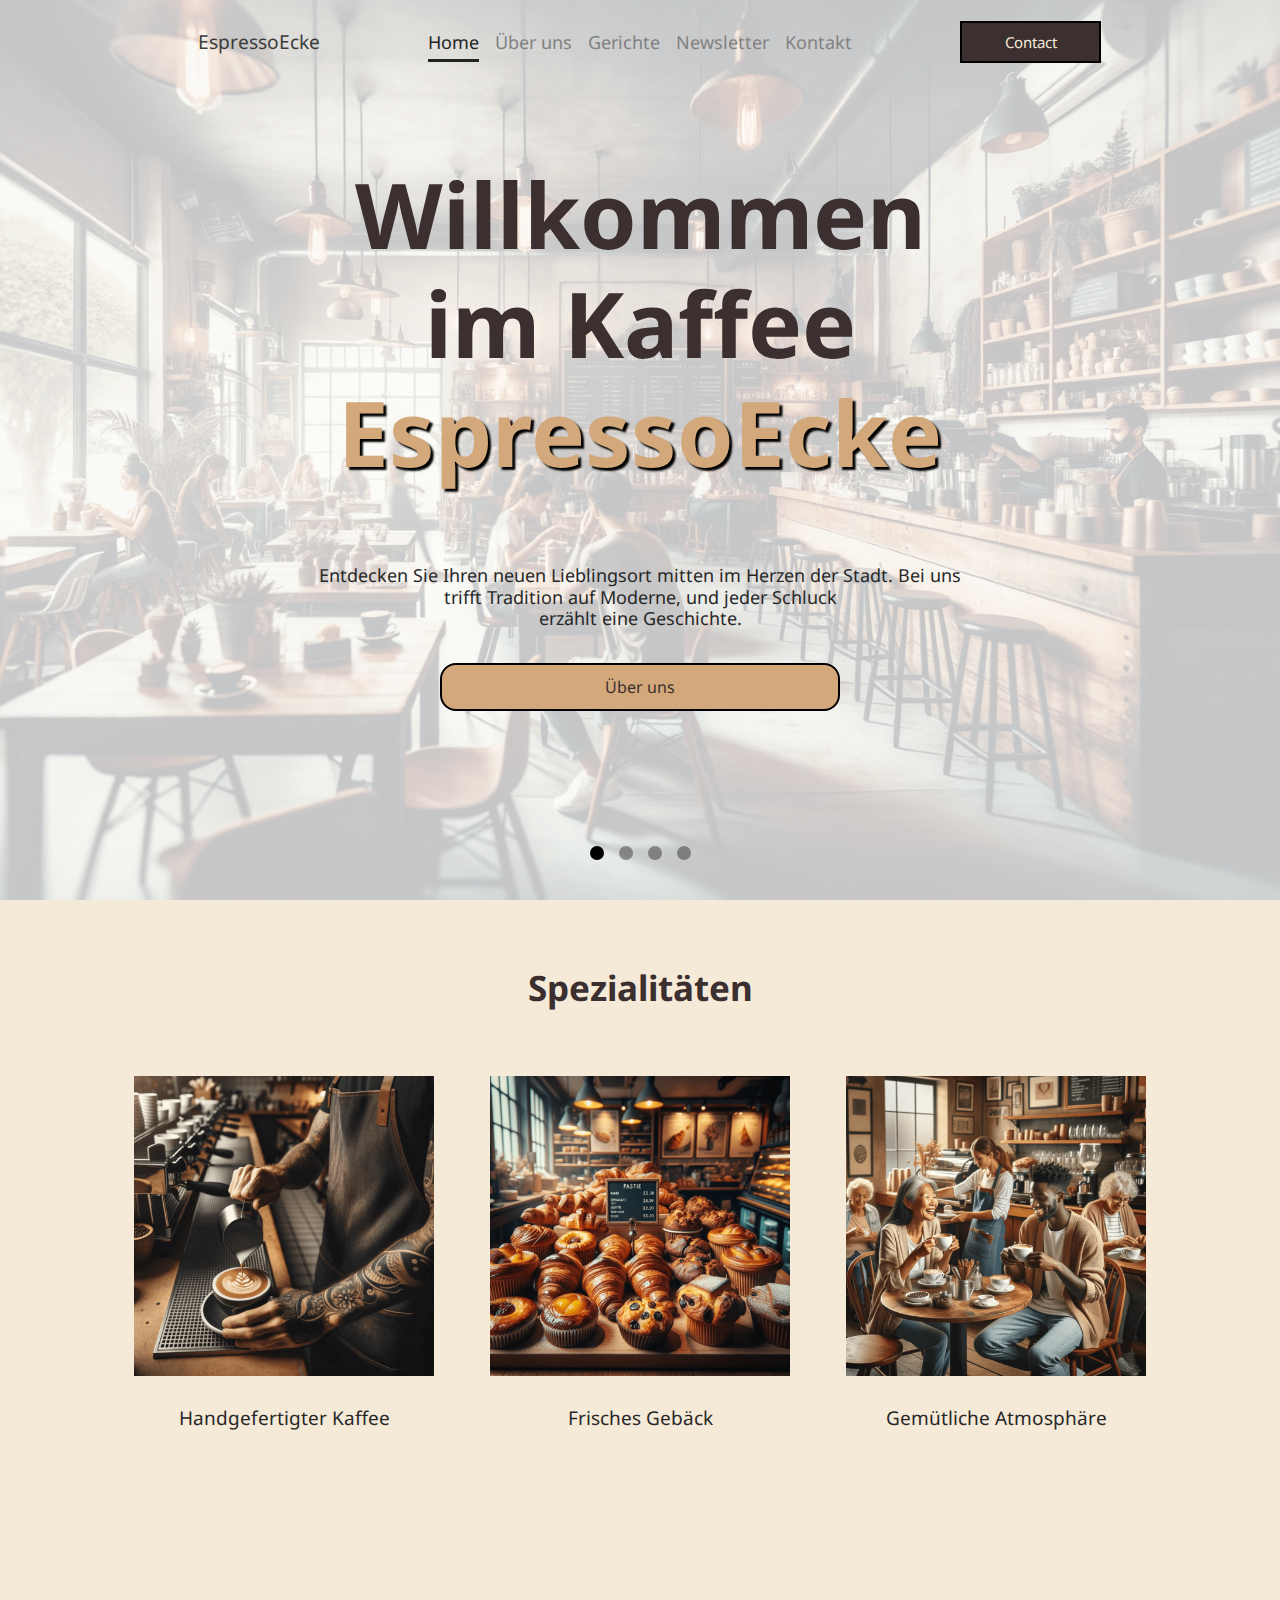
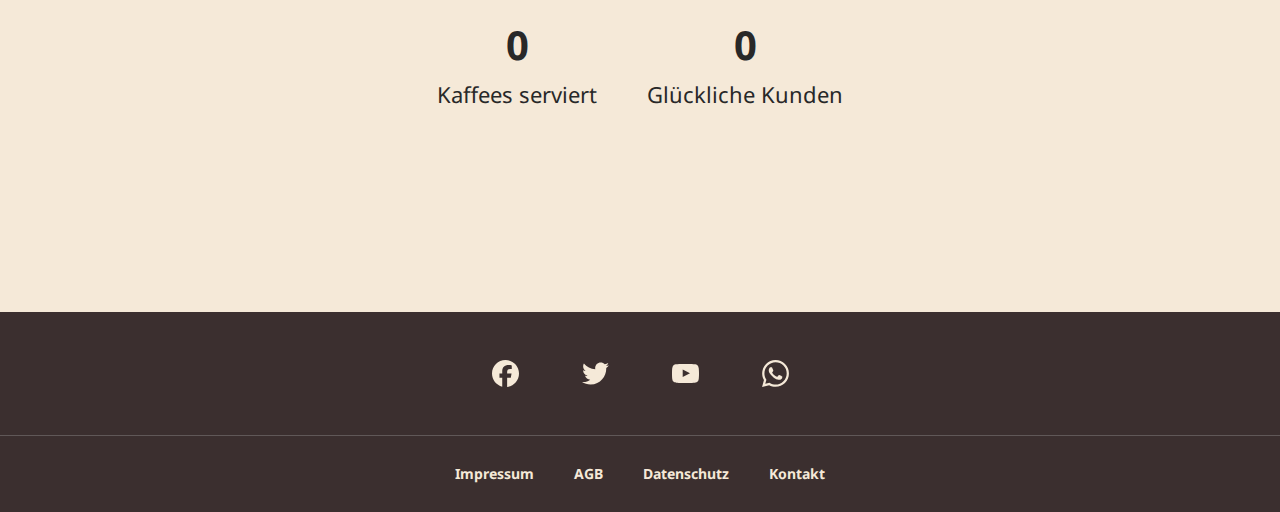
<file: index.html>
<!DOCTYPE html>
<html lang="de">
  <head>
    <meta charset="UTF-8" />
    <meta http-equiv="X-UA-Compatible" />
    <meta name="viewport" content="width=device-width, initial-scale=1.0" />
    <title>EspressoEcke</title>
    <link rel="stylesheet" href="styles.css" />
    <link rel="stylesheet" href="index.css" />
    <link rel="preconnect" href="https://fonts.googleapis.com" />
    <link rel="preconnect" href="https://fonts.gstatic.com" crossorigin />
    <link
      href="https://fonts.googleapis.com/css2?family=Noto+Sans:wght@600&display=swap"
      rel="stylesheet"
    />
  </head>
  <body>
    <section class="header-section">
      <header>
        <a href="index.html">EspressoEcke</a>
        <a class="hamburger" onclick="openNav()">&#9776;</a>
      </header>

      <div id="myNav" class="overlay">
        <a href="javascript:void(0)" class="closebtn" onclick="closeNav()"
          >&times;</a
        >
        <div class="overlay-content">
          <a
            href="index.html"
            style="
              color: #232323;
              text-decoration: #232323 solid underline 3px;
              text-underline-offset: 10px;
            "
            >Home</a
          >
          <a href="pages/ueber-uns/ueber-uns.html">Über uns</a>
          <a href="pages/gerichte/gerichte.html">Gerichte</a>
          <a href="pages/newsletter/newsletter.html">Newsletter</a>
          <a href="pages/kontakt/kontakt.html">Kontakt</a>
        </div>
      </div>
      <button class="btn-kontakt" onclick="window.location.href='pages/kontakt/kontakt.html'">Contact</button>
    </section>

    <section class="main-content">
      <article id="slideshoww" class="landing-page">
        <div class="landingpage-main-text">
          <h1>
            Willkommen <br />
            im Kaffee <br />
            <span style="color: #d3a87a; text-shadow: 3px 3px 2px black"
              >EspressoEcke</span
            >
          </h1>
          <p>
            Entdecken Sie Ihren neuen Lieblingsort mitten im Herzen der Stadt.
            Bei uns trifft Tradition auf Moderne, und jeder Schluck <br />
            erzählt eine Geschichte.
          </p>
        </div>
        <button
          class="btn-ueberuns"
          onclick="window.location.href='pages/ueber-uns/ueber-uns.html'"
        >
          Über uns
        </button>
        <button
          class="btn-kontakt"
          onclick="window.location.href='pages/kontakt/kontakt.html'"
        >
          Kontakt
        </button>
        <div class="sliderdots">
          <div
            class="circle"
            id="circle0"
            onclick="clearTimeout(timeOutId); currentImageId=0;  changePicture()"
          ></div>
          <div
            class="circle"
            id="circle1"
            onclick="clearTimeout(timeOutId); currentImageId=1;  changePicture()"
          ></div>
          <div
            class="circle"
            id="circle2"
            onclick="clearTimeout(timeOutId); currentImageId=2;  changePicture()"
          ></div>
          <div
            class="circle"
            id="circle3"
            onclick="clearTimeout(timeOutId); currentImageId=3;  changePicture()"
          ></div>
        </div>
      </article>
      <h2 style="text-align: center">Spezialitäten</h2>
      <article class="spezialitaten">
        <div class="spezialitat">
          <img alt="Unsere coffee" src="images/handmade-coffee.png" />
          <p>Handgefertigter Kaffee</p>
        </div>
        <div class="spezialitat">
          <img alt="Unsere pastries" src="images/pastries.png" />
          <p>Frisches Gebäck</p>
        </div>
        <div class="spezialitat">
          <img alt="Unsere Atomosphere" src="images/coffee-atmosphere2.png" />
          <p>Gemütliche Atmosphäre</p>
        </div>
      </article>
      <article id="counter" class="zahlen number-counter">
        <div>
          <p class="zahl count" data-target="2570">0</p>
          <p>Kaffees serviert</p>
        </div>
        <div>
          <p class="zahl count" data-target="1200">0</p>
          <p>Glückliche Kunden</p>
        </div>
      </article>
    </section>

    <footer>
      <section class="socialmedia">
        <a
          href="https://facebook.com"
          target="_blank"
          class="facebook sm-icon"
        ></a>
        <a
          href="https://twitter.com"
          target="_blank"
          class="twitter sm-icon"
        ></a>
        <a
          href="https://youtube.com"
          target="_blank"
          class="youtube sm-icon"
        ></a>
        <a
          href="https://whatsapp.com"
          target="_blank"
          class="whatsapp sm-icon"
        ></a>
      </section>
      <section class="bottomfoot">
        <a href="pages/impressum/impressum.html">Impressum</a>
        <a class="modalBtn">AGB</a>
        <a class="modalBtn">Datenschutz</a>
        <a class="modalBtn">Kontakt</a>
      </section>

      <!-- Trigger/Open The Modal -->

      <!-- The Modal -->
      <div id="myModal" class="modal">

        <!-- Modal content -->
        <div class="modal-content">
          <span class="close">&times;</span>
          <p>Coming soon</p>
        </div>

      </div>

    </footer>

    <script>
      //Nav
      function openNav() {
        document.getElementById("myNav").style.left = "0";
      }

      function closeNav() {
        document.getElementById("myNav").style.left = "100%";
      }

      //Slideshow
      var currentImageId = 0;
      var images = [];
      var slideTime = 5000; // 5 seconds
      var timeOutId;
      var lastScreenWidth = 0;

      window.addEventListener("resize", function () {
        if (lastScreenWidth < 1050 && screen.width >= 1050) {
          clearTimeout(timeOutId);
          currentImageId = 0;
          changePicture();
        }
        lastScreenWidth = window.screen.width;
      });

      async function changePicture() {
        if (screen.width > 1050) {
          images[0] = "images/bg-image-wide1.png";
          images[1] = "images/bg-image-wide2.png";
          images[2] = "images/bg-image-wide3.png";
          images[3] = "images/homepage-bg-wide-dalle4.png";
        } else {
          images[0] = "images/homepage-bg-dalle1.png";
          images[1] = "images/homepage-bg-dalle2.png";
          images[2] = "images/homepage-bg-dalle3.png";
          images[3] = "images/homepage-bg-dalle4.png";
        }

        renderImage(images[currentImageId]);
      }

      async function renderImage(url) {
        const img = new Image();
        img.src = url;

        await img
          .decode()
          .then(() => {
            document.getElementById("slideshoww").style.backgroundImage =
              "url(" + img.src + ")";
            document.getElementById("slideshoww").style.opacity = "1";

            for (i = 0; i < images.length; i++) {
              document.getElementById("circle" + i).style.backgroundColor =
                "rgba(0,0,0,0.37)";
            }
            document.getElementById(
              "circle" + currentImageId
            ).style.backgroundColor = "black";

            if (currentImageId < images.length - 1) {
              currentImageId++;
            } else {
              currentImageId = 0;
            }

            timeOutId = setTimeout(changePicture, slideTime);
          })
          .catch((e) => {
            console.log("Error while im decoding");
            console.log(e);
          });
      }

      window.onload = changePicture;

      //Count up animation
      document.addEventListener("scroll", function () {
        const counter = document.getElementById("counter");
        const counts = counter.querySelectorAll(".count");

        counts.forEach((count) => {
          const target = parseInt(count.getAttribute("data-target"), 10);

          const rect = counter.getBoundingClientRect();
          if (rect.top >= 0 && rect.bottom <= window.innerHeight) {
            // Element is in view
            startCounting(count, target);
          }
        });
      });

      function startCounting(element, target) {
        const current = parseInt(element.innerText, 10);
        const increment = target / 150;

        if (current < target) {
          element.innerText = Math.ceil(current + increment);
          setTimeout(() => startCounting(element, target), 30);
        } else {
          element.innerText = target;
        }
      }

      // Get the modal
      var modal = document.getElementById("myModal");

      // Get the button that opens the modal
      const btns = document.getElementsByClassName("modalBtn");

      // Get the <span> element that closes the modal
      var span = document.getElementsByClassName("close")[0];

      // When the user clicks the button, open the modal
      for (let i = 0; i < btns.length; i++) {
        btns[i].onclick = function() {
          modal.style.display = "block";
        }
      }

      // When the user clicks on <span> (x), close the modal
      span.onclick = function() {
        modal.style.display = "none";
      }

      // When the user clicks anywhere outside of the modal, close it
      window.onclick = function(event) {
        if (event.target === modal) {
          modal.style.display = "none";
        }
      }
    </script>
  </body>
</html>
</file>
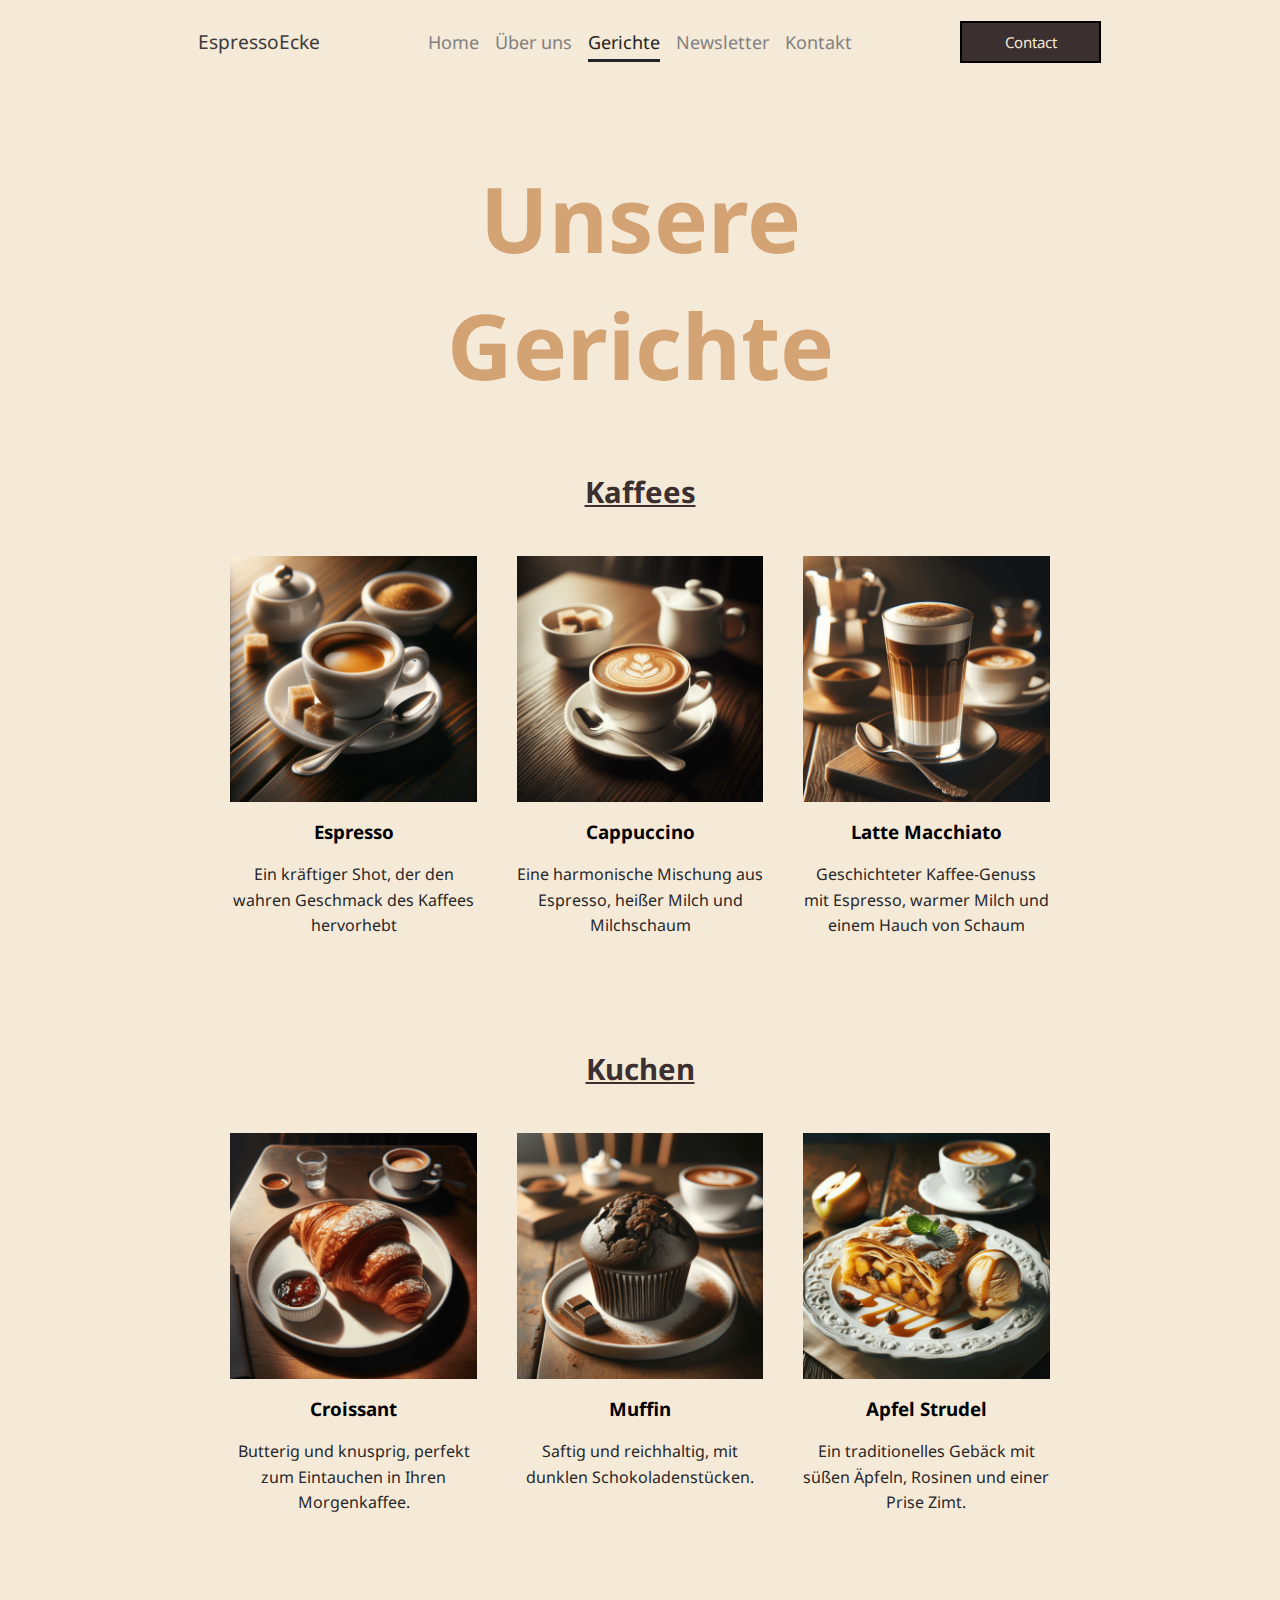
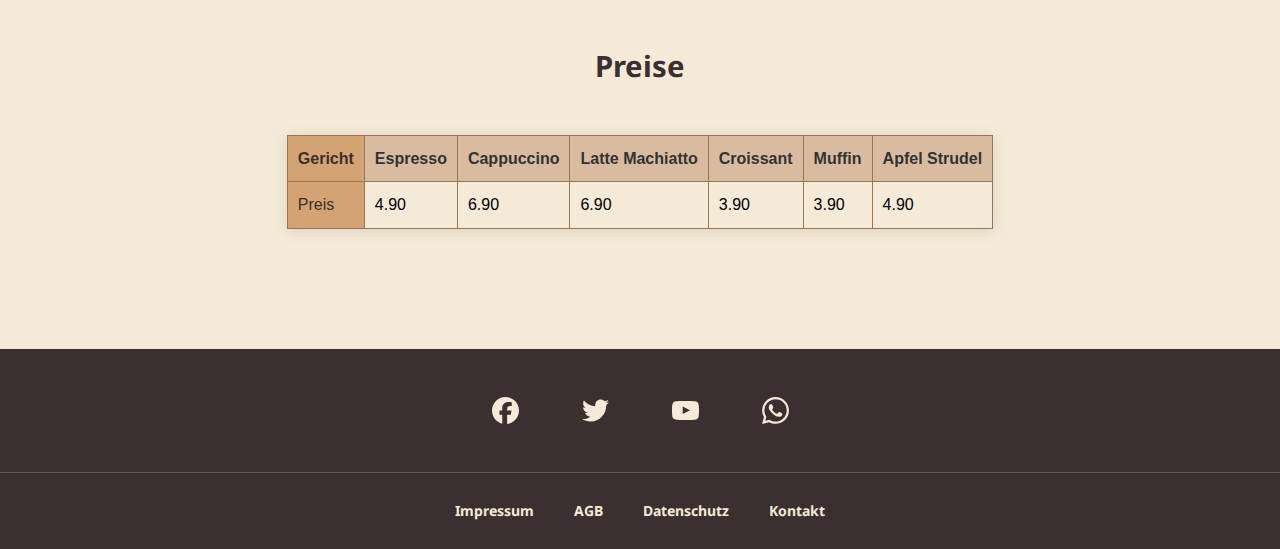
<file: pages/gerichte/gerichte.html>
<!DOCTYPE html>
<html lang="de">
<head>
    <meta charset="UTF-8"/>
    <meta http-equiv="X-UA-Compatible"/>
    <meta name="viewport" content="width=device-width, initial-scale=1.0"/>
    <title>EspressoEcke</title>
    <link rel="stylesheet" href="../../styles.css"/>
    <link rel="stylesheet" href="gerichte.css"/>
    <link rel="preconnect" href="https://fonts.googleapis.com"/>
    <link rel="preconnect" href="https://fonts.gstatic.com" crossorigin/>
    <link
            href="https://fonts.googleapis.com/css2?family=Noto+Sans:wght@600&display=swap"
            rel="stylesheet"
    />
</head>
<body>
<section class="header-section">
    <header>
        <a href="../../index.html">EspressoEcke</a>
        <a class="hamburger" onclick="openNav()">&#9776;</a>
    </header>

    <div id="myNav" class="overlay">
        <a href="javascript:void(0)" class="closebtn" onclick="closeNav()"
        >&times;</a
        >
        <div class="overlay-content">
            <a href="../../index.html">Home</a>
            <a href="../../pages/ueber-uns/ueber-uns.html">Über uns</a>
            <a
                    href="../../pages/gerichte/gerichte.html"
                    style="
              color: #232323;
              text-decoration: #232323 solid underline 3px;
              text-underline-offset: 10px;
            "
            >Gerichte</a
            >
            <a href="../../pages/newsletter/newsletter.html">Newsletter</a>
            <a href="../../pages/kontakt/kontakt.html">Kontakt</a>
        </div>
    </div>
    <button class="btn-kontakt" onclick="window.location.href='../../pages/kontakt/kontakt.html'">Contact</button>
</section>

<section class="main-content">
    <article class="landing-page">
        <div class="landingpage-main-text">
            <h1>Unsere Gerichte</h1>
        </div>
    </article>
    <article class="gerichte">
        <h2>Kaffees</h2>
        <section class="coffees">
            <article>
                <img
                        src="../../images/espresso-dalle-square.png"
                        alt="our croissant"
                />
                <h3>Espresso</h3>
                <p>
                    Ein kräftiger Shot, der den wahren Geschmack des Kaffees
                    hervorhebt
                </p>
            </article>
            <article>
                <img
                        src="../../images/cappucino-dalle-square.png"
                        alt="our muffin"
                />
                <h3>Cappuccino</h3>
                <p>
                    Eine harmonische Mischung aus Espresso, heißer Milch und
                    Milchschaum
                </p>
            </article>
            <article>
                <img
                        src="../../images/lattemachiato2-dalle-square.png"
                        alt="our Apple Strudel"
                />
                <h3>Latte Macchiato</h3>
                <p>
                    Geschichteter Kaffee-Genuss mit Espresso, warmer Milch und einem
                    Hauch von Schaum
                </p>
            </article>
        </section>
        <h2>Kuchen</h2>
        <section class="cakes">
            <article>
                <img
                        src="../../images/croissant-dalle-square.png"
                        alt="our croissant"
                />
                <h3>Croissant</h3>
                <p>
                    Butterig und knusprig, perfekt zum Eintauchen in Ihren
                    Morgenkaffee.
                </p>
            </article>
            <article>
                <img src="../../images/muffin-dalle-square.png" alt="our muffin"/>
                <h3>Muffin</h3>
                <p>Saftig und reichhaltig, mit dunklen Schokoladenstücken.</p>
            </article>
            <article>
                <img
                        src="../../images/apple-strudel-dalle-square.png"
                        alt="our Apple Strudel"
                />
                <h3>Apfel Strudel</h3>
                <p>
                    Ein traditionelles Gebäck mit süßen Äpfeln, Rosinen und einer
                    Prise Zimt.
                </p>
            </article>
        </section>
    </article>
    <article class="preise">
        <h2>Preise</h2>
        <table>
            <thead>
            <tr>
                <th>Gericht</th>
                <th>Espresso</th>
                <th>Cappuccino</th>
                <th>Latte Machiatto</th>
                <th>Croissant</th>
                <th>Muffin</th>
                <th>Apfel Strudel</th>
            </tr>
            </thead>
            <tbody>
            <tr>
                <td data-title="Gericht">Preis</td>
                <td data-title="Espresso">4.90</td>
                <td data-title="Cappuccino">6.90</td>
                <td data-title="Latte Machiatto">6.90</td>
                <td data-title="Croissant">3.90</td>
                <td data-title="Muffin">3.90</td>
                <td data-title="Apfel Strudel">4.90</td>
            </tr>
            </tbody>
        </table>

    </article>
</section>

<footer>
    <section class="socialmedia">
        <a
                href="https://facebook.com"
                target="_blank"
                class="facebook sm-icon"
        ></a>
        <a
                href="https://twitter.com"
                target="_blank"
                class="twitter sm-icon"
        ></a>
        <a
                href="https://youtube.com"
                target="_blank"
                class="youtube sm-icon"
        ></a>
        <a
                href="https://whatsapp.com"
                target="_blank"
                class="whatsapp sm-icon"
        ></a>
    </section>
    <section class="bottomfoot">
        <a  href="../../pages/impressum/impressum.html">Impressum</a>
        <a  class="modalBtn">AGB</a>
        <a  class="modalBtn">Datenschutz</a>
        <a  class="modalBtn">Kontakt</a>
    </section>
</footer>

<!-- Trigger/Open The Modal -->

<!-- The Modal -->
<div id="myModal" class="modal">

    <!-- Modal content -->
    <div class="modal-content">
        <span class="close">&times;</span>
        <p>Coming soon</p>
    </div>

</div>

<script>
    //Nav
    function openNav() {
        document.getElementById("myNav").style.left = "0";
    }

    function closeNav() {
        document.getElementById("myNav").style.left = "100%";
    }

    // Get the modal
    var modal = document.getElementById("myModal");

    // Get the button that opens the modal
    const btns = document.getElementsByClassName("modalBtn");

    // Get the <span> element that closes the modal
    var span = document.getElementsByClassName("close")[0];

    // When the user clicks the button, open the modal
    for (let i = 0; i < btns.length; i++) {
        btns[i].onclick = function() {
            modal.style.display = "block";
        }
    }

    // When the user clicks on <span> (x), close the modal
    span.onclick = function() {
        modal.style.display = "none";
    }

    // When the user clicks anywhere outside of the modal, close it
    window.onclick = function(event) {
        if (event.target === modal) {
            modal.style.display = "none";
        }
    }
</script>
</body>
</html>
</file>
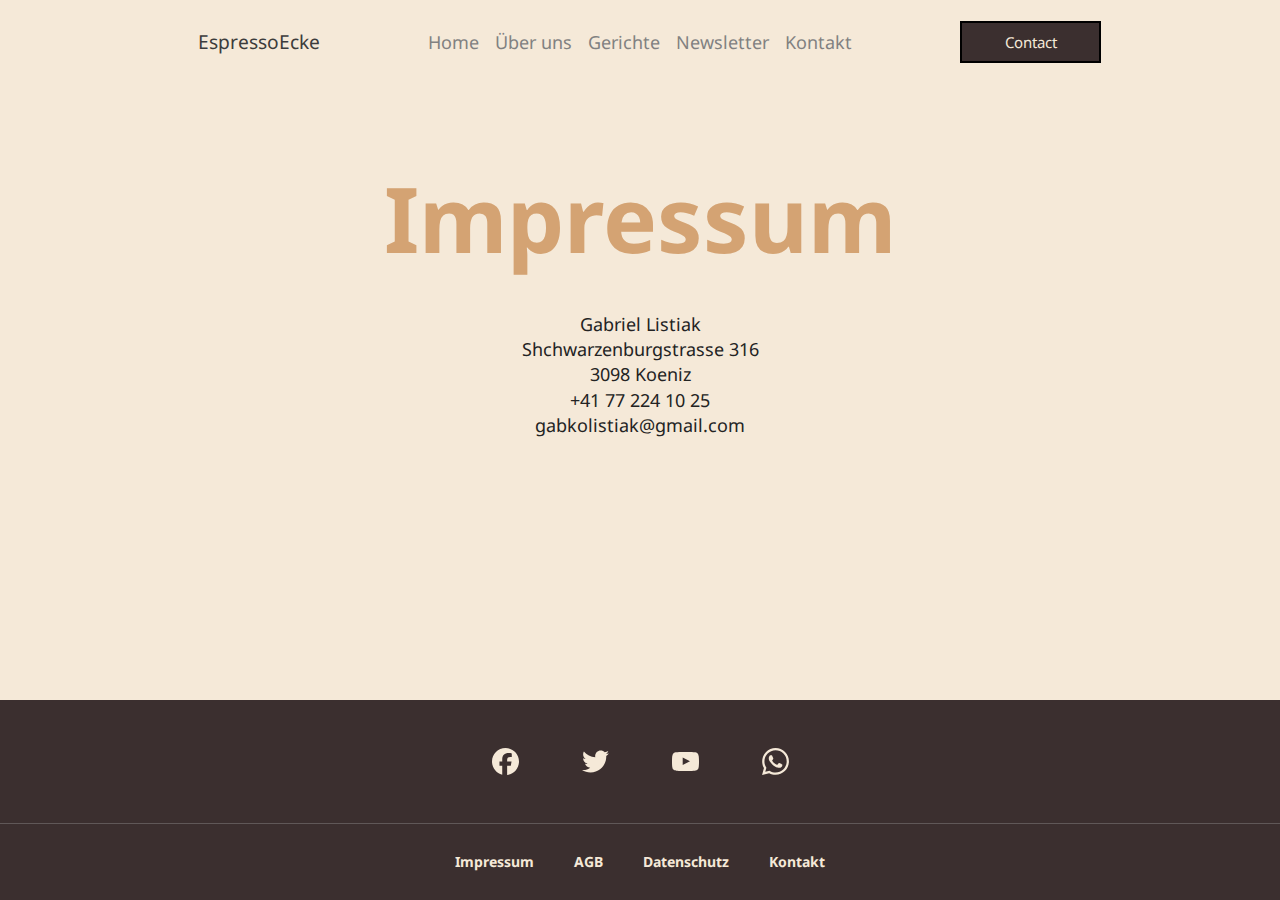
<file: pages/impressum/impressum.html>
<!DOCTYPE html>
<html lang="de">
<head>
    <meta charset="UTF-8"/>
    <meta http-equiv="X-UA-Compatible"/>
    <meta name="viewport" content="width=device-width, initial-scale=1.0"/>
    <title>EspressoEcke</title>
    <link rel="stylesheet" href="../../styles.css"/>
    <link rel="stylesheet" href="impressum.css"/>
    <link rel="preconnect" href="https://fonts.googleapis.com"/>
    <link rel="preconnect" href="https://fonts.gstatic.com" crossorigin/>
    <link
            href="https://fonts.googleapis.com/css2?family=Noto+Sans:wght@600&display=swap"
            rel="stylesheet"
    />
</head>
<body>
<section class="header-section">
    <header>
        <a href="../../index.html">EspressoEcke</a>
        <a class="hamburger" onclick="openNav()">&#9776;</a>
    </header>

    <div id="myNav" class="overlay">
        <a href="javascript:void(0)" class="closebtn" onclick="closeNav()"
        >&times;</a
        >
        <div class="overlay-content">
            <a href="../../index.html">Home</a>
            <a href="../../pages/ueber-uns/ueber-uns.html">Über uns</a>
            <a
                    href="../../pages/gerichte/gerichte.html"
            >Gerichte</a
            >
            <a href="../../pages/newsletter/newsletter.html">Newsletter</a>
            <a href="../../pages/kontakt/kontakt.html">Kontakt</a>
        </div>
    </div>
    <button class="btn-kontakt" onclick="window.location.href='../../pages/kontakt/kontakt.html'">Contact</button>
</section>

<section class="main-content">

    <article class="landing-page">
        <div class="landingpage-main-text">
            <h1>Impressum</h1>
            <p>Gabriel Listiak</p>
            <p>Shchwarzenburgstrasse 316</p>
            <p>3098 Koeniz</p>
            <p>+41 77 224 10 25</p>
            <p>gabkolistiak@gmail.com</p>
        </div>
    </article>
</section>

<footer>
    <section class="socialmedia">
        <a
                href="https://facebook.com"
                target="_blank"
                class="facebook sm-icon"
        ></a>
        <a
                href="https://twitter.com"
                target="_blank"
                class="twitter sm-icon"
        ></a>
        <a
                href="https://youtube.com"
                target="_blank"
                class="youtube sm-icon"
        ></a>
        <a
                href="https://whatsapp.com"
                target="_blank"
                class="whatsapp sm-icon"
        ></a>
    </section>
    <section class="bottomfoot">
        <a  href="../../pages/impressum/impressum.html">Impressum</a>
        <a  class="modalBtn">AGB</a>
        <a  class="modalBtn">Datenschutz</a>
        <a  class="modalBtn">Kontakt</a>
    </section>
</footer>

<!-- Trigger/Open The Modal -->

<!-- The Modal -->
<div id="myModal" class="modal">

    <!-- Modal content -->
    <div class="modal-content">
        <span class="close">&times;</span>
        <p>Coming soon</p>
    </div>

</div>

<script>
    //Nav
    function openNav() {
        document.getElementById("myNav").style.left = "0";
    }

    function closeNav() {
        document.getElementById("myNav").style.left = "100%";
    }

    // Get the modal
    var modal = document.getElementById("myModal");

    // Get the button that opens the modal
    const btns = document.getElementsByClassName("modalBtn");

    // Get the <span> element that closes the modal
    var span = document.getElementsByClassName("close")[0];

    // When the user clicks the button, open the modal
    for (let i = 0; i < btns.length; i++) {
        btns[i].onclick = function() {
            modal.style.display = "block";
        }
    }

    // When the user clicks on <span> (x), close the modal
    span.onclick = function() {
        modal.style.display = "none";
    }

    // When the user clicks anywhere outside of the modal, close it
    window.onclick = function(event) {
        if (event.target === modal) {
            modal.style.display = "none";
        }
    }
</script>
</body>
</html>
</file>
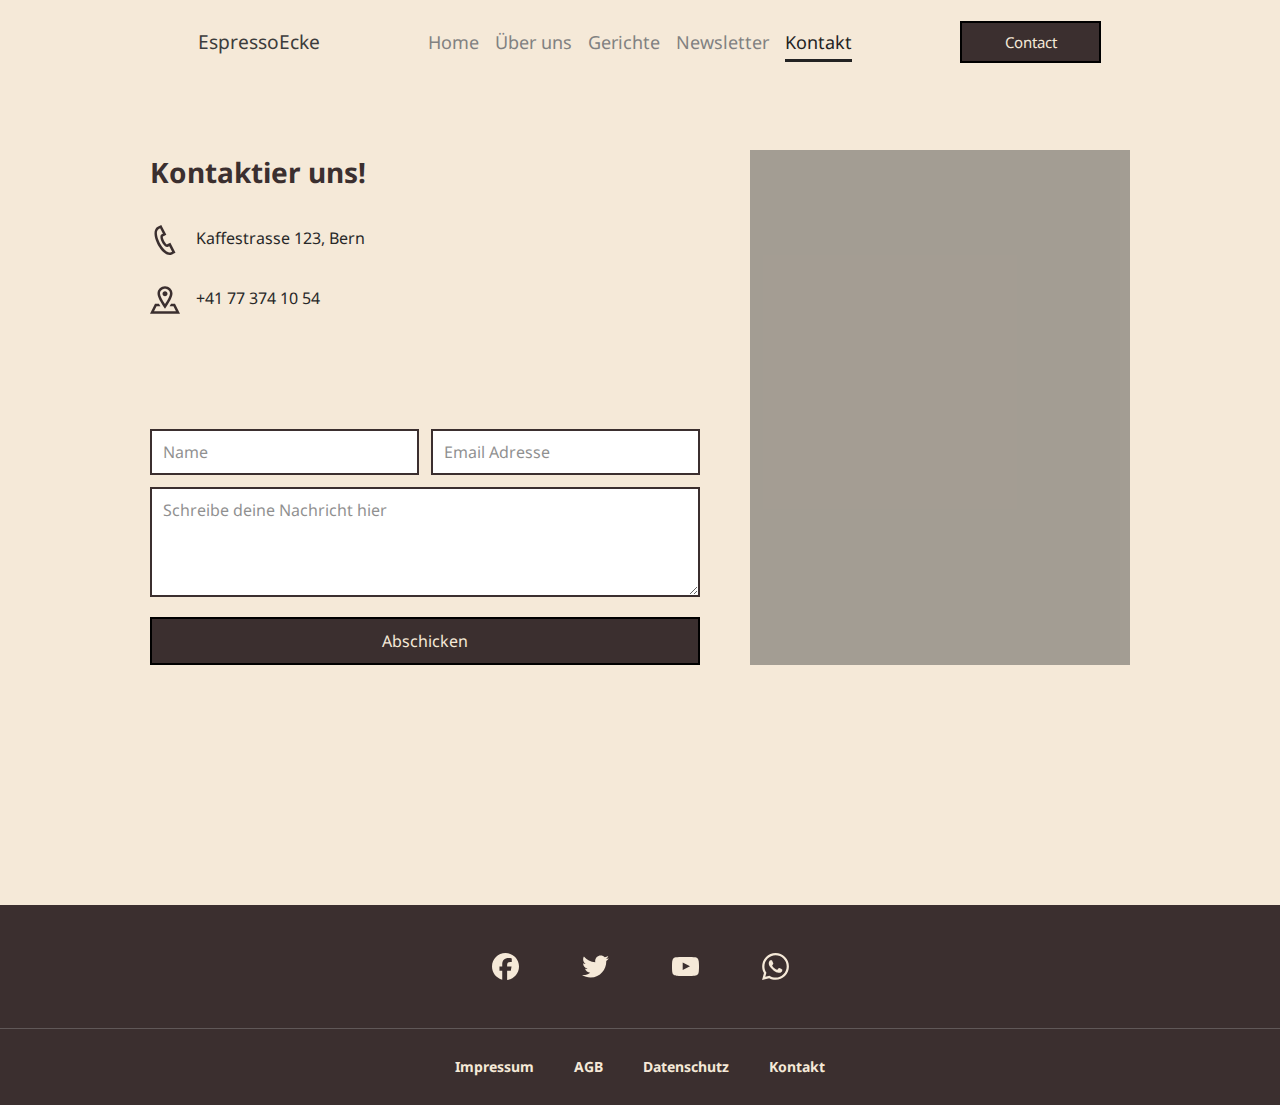
<file: pages/kontakt/kontakt.html>
<!DOCTYPE html>
<html lang="de">
<head>
    <meta charset="UTF-8"/>
    <meta http-equiv="X-UA-Compatible"/>
    <meta name="viewport" content="width=device-width, initial-scale=1.0"/>
    <title>EspressoEcke</title>
    <link rel="stylesheet" href="../../styles.css"/>
    <link rel="stylesheet" href="kontakt.css"/>
    <link rel="preconnect" href="https://fonts.googleapis.com"/>
    <link rel="preconnect" href="https://fonts.gstatic.com" crossorigin/>
    <link
            href="https://fonts.googleapis.com/css2?family=Noto+Sans:wght@600&display=swap"
            rel="stylesheet"
    />
</head>
<body>
<section class="header-section">
    <header>
        <a href="../../index.html">EspressoEcke</a>
        <a class="hamburger" onclick="openNav()">&#9776;</a>
    </header>

    <div id="myNav" class="overlay">
        <a href="javascript:void(0)" class="closebtn" onclick="closeNav()"
        >&times;</a
        >
        <div class="overlay-content">
            <a href="../../index.html">Home</a>
            <a href="../../pages/ueber-uns/ueber-uns.html">Über uns</a>
            <a href="../../pages/gerichte/gerichte.html">Gerichte</a>
            <a href="../../pages/newsletter/newsletter.html">Newsletter</a>
            <a
                    href="../../pages/kontakt/kontakt.html"
                    style="
              color: #232323;
              text-decoration: #232323 solid underline 3px;
              text-underline-offset: 10px;
            "
            >Kontakt</a
            >
        </div>
    </div>
    <button class="btn-kontakt" onclick="window.location.href='../../pages/kontakt/kontakt.html'">Contact</button>
</section>

<section class="main-content">
    <article class="map">
        <iframe
                class="map-embed"
                src="https://www.google.com/maps/embed?pb=!1m18!1m12!1m3!1d530.3614408113949!2d149.42725642205073!3d-34.91356543591755!2m3!1f0!2f0!3f0!3m2!1i1024!2i768!4f13.1!3m3!1m2!1s0x6b16eb00278ce7c7%3A0x6a0354bd92daf79e!2sSome%20Cafe!5e0!3m2!1sde!2sch!4v1698832290369!5m2!1sde!2sch"
                allowfullscreen=""
                loading="lazy"
                referrerpolicy="no-referrer-when-downgrade"
        ></iframe>
    </article>
    <article class="form">
        <div class="form-text-part">
            <h1>Kontaktier uns!</h1>
            <p><span class="phone-icon icon"></span> Kaffestrasse 123, Bern</p>
            <p><span class="map-icon icon"></span> +41 77 374 10 54</p>
        </div>
        <form>
            <input class="name-input-class" name="Name" id="name-input" placeholder="Name"/>
            <label style="display: none" for="name-input"></label>
            <input
                    type="email"
                    id="mail-input"
                    name="E-Mail"
                    placeholder="Email Adresse"
            />
            <label
                    for="mail-input"
                    class="mail-label"
                    style="color: red; opacity: 0"
            >Incorrect Address</label
            >
            <label class="text-input-label">
            <textarea
                    id="text-input"
                    placeholder="Schreibe deine Nachricht hier"
                    name="Message"
            ></textarea>
            </label>
            <button type="submit">Abschicken</button>
        </form>
    </article>
</section>

<footer>
    <section class="socialmedia">
        <a
                href="https://facebook.com"
                target="_blank"
                class="facebook sm-icon"
        ></a>
        <a
                href="https://twitter.com"
                target="_blank"
                class="twitter sm-icon"
        ></a>
        <a
                href="https://youtube.com"
                target="_blank"
                class="youtube sm-icon"
        ></a>
        <a
                href="https://whatsapp.com"
                target="_blank"
                class="whatsapp sm-icon"
        ></a>
    </section>
    <section class="bottomfoot">
        <a  href="../../pages/impressum/impressum.html">Impressum</a>
        <a  class="modalBtn">AGB</a>
        <a  class="modalBtn">Datenschutz</a>
        <a  class="modalBtn">Kontakt</a>
    </section>
</footer>

<!-- Trigger/Open The Modal -->

<!-- The Modal -->
<div id="myModal" class="modal">

    <!-- Modal content -->
    <div class="modal-content">
        <span class="close">&times;</span>
        <p>Coming soon</p>
    </div>

</div>

<script>
    //Nav
    function openNav() {
        document.getElementById("myNav").style.left = "0";
    }

    function closeNav() {
        document.getElementById("myNav").style.left = "100%";
    }

    //Validation
    const email = document.getElementById("mail-input");

    email.addEventListener("blur", () => {
        if (email.validity.typeMismatch) {
            email.style.borderColor = "red";
            email.style.borderStyle = "dotted";
            document.querySelector(".mail-label").style.opacity = "1";
            document.querySelector(".mail-label").style.display = "block";
        } else {
            email.setCustomValidity("");
            email.style.borderColor = "#3b2f2f";
            email.style.borderStyle = "solid";
            document.querySelector(".mail-label").style.opacity = "0";
            document.querySelector(".mail-label").style.display = "none";
        }
    });

    // Get the modal
    var modal = document.getElementById("myModal");

    // Get the button that opens the modal
    const btns = document.getElementsByClassName("modalBtn");

    // Get the <span> element that closes the modal
    var span = document.getElementsByClassName("close")[0];

    // When the user clicks the button, open the modal
    for (let i = 0; i < btns.length; i++) {
        btns[i].onclick = function() {
            modal.style.display = "block";
        }
    }

    // When the user clicks on <span> (x), close the modal
    span.onclick = function() {
        modal.style.display = "none";
    }

    // When the user clicks anywhere outside of the modal, close it
    window.onclick = function(event) {
        if (event.target === modal) {
            modal.style.display = "none";
        }
    }
</script>
</body>
</html>
</file>
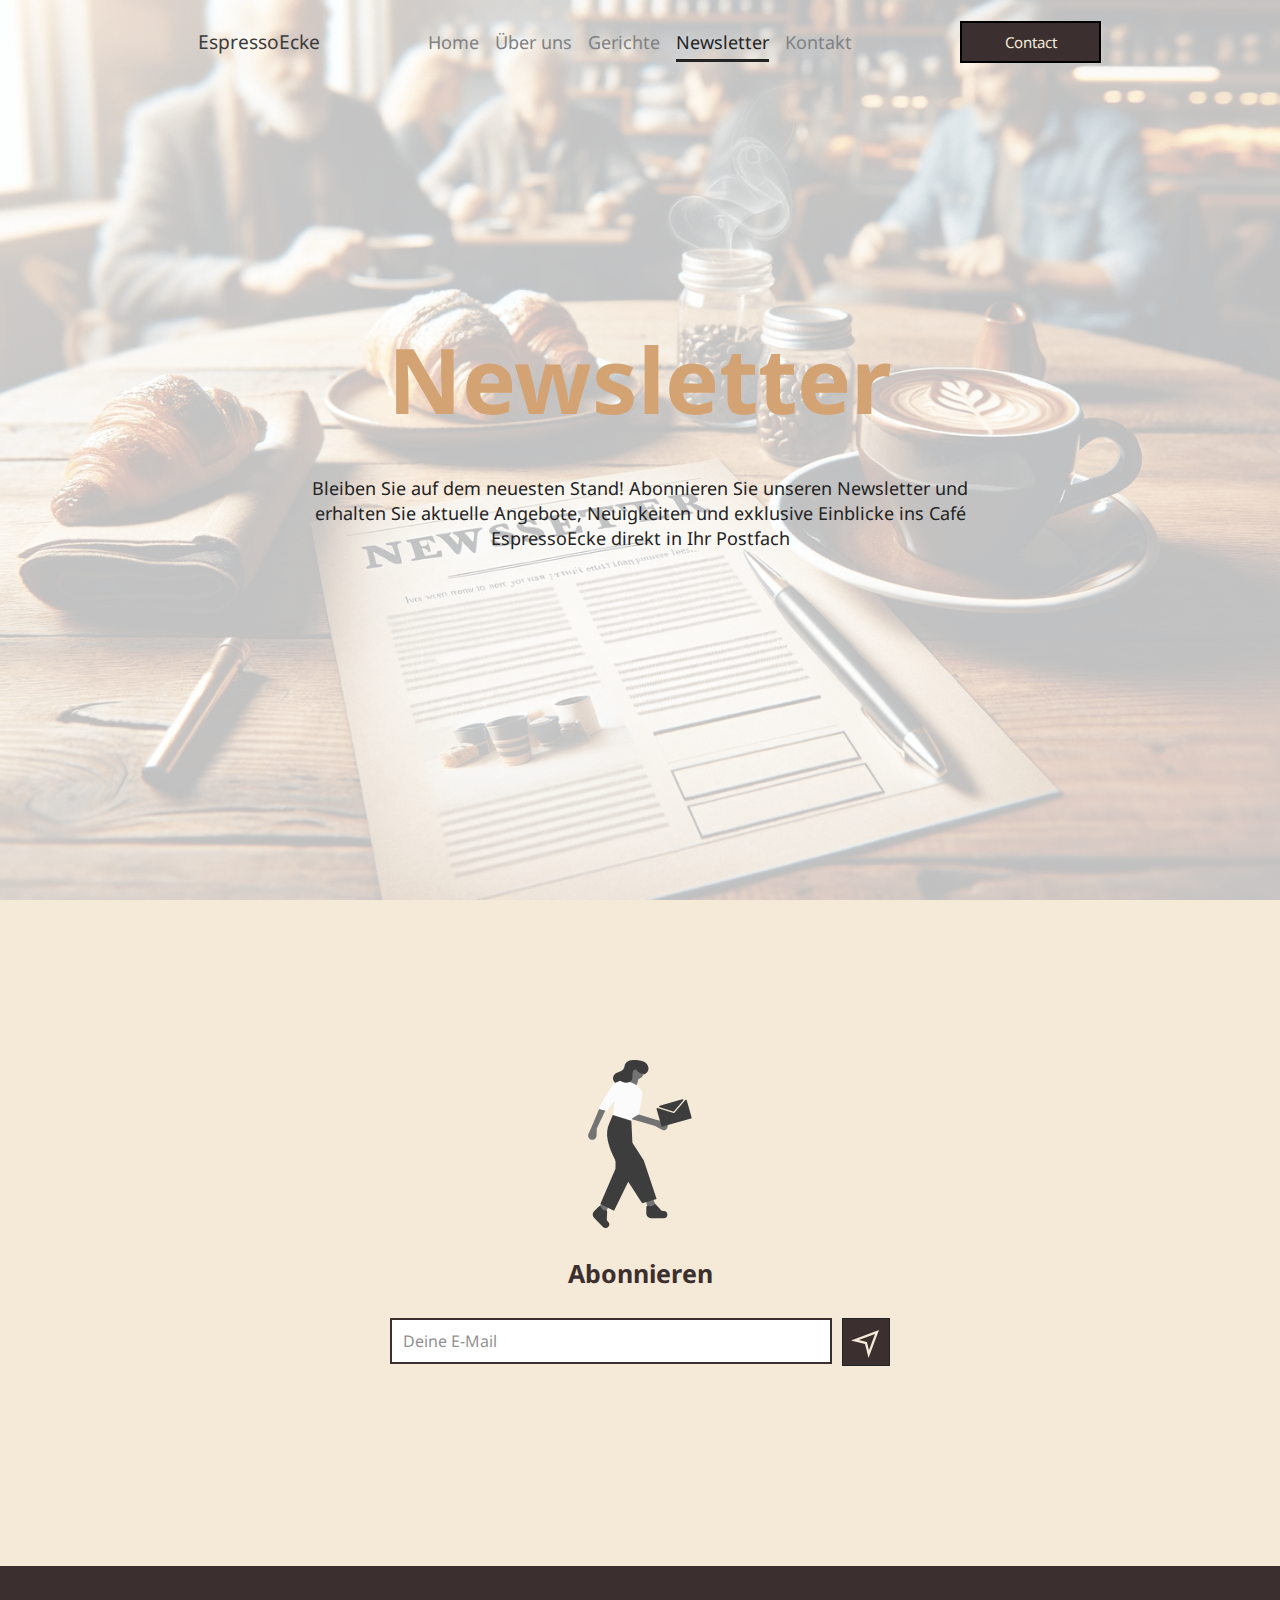
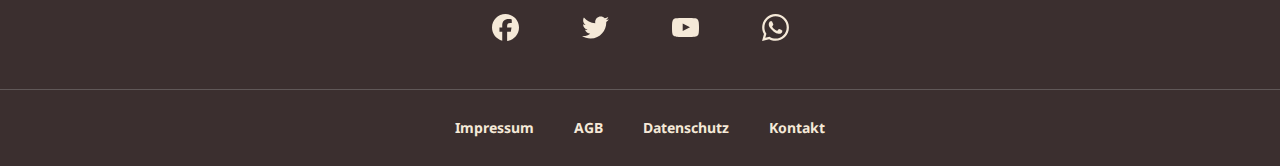
<file: pages/newsletter/newsletter.html>
<!DOCTYPE html>
<html lang="de">
<head>
    <meta charset="UTF-8"/>
    <meta http-equiv="X-UA-Compatible"/>
    <meta name="viewport" content="width=device-width, initial-scale=1.0"/>
    <title>EspressoEcke</title>
    <link rel="stylesheet" href="../../styles.css"/>
    <link rel="stylesheet" href="newsletter.css"/>
    <link rel="preconnect" href="https://fonts.googleapis.com"/>
    <link rel="preconnect" href="https://fonts.gstatic.com" crossorigin/>
    <link
            href="https://fonts.googleapis.com/css2?family=Noto+Sans:wght@600&display=swap"
            rel="stylesheet"
    />
</head>
<body>
<section class="header-section">
    <header>
        <a href="../../index.html">EspressoEcke</a>
        <a class="hamburger" onclick="openNav()">&#9776;</a>
    </header>

    <div id="myNav" class="overlay">
        <a href="javascript:void(0)" class="closebtn" onclick="closeNav()"
        >&times;</a
        >
        <div class="overlay-content">
            <a href="../../index.html">Home</a>
            <a href="../../pages/ueber-uns/ueber-uns.html">Über uns</a>
            <a href="../../pages/gerichte/gerichte.html">Gerichte</a>
            <a
                    href="../../pages/newsletter/newsletter.html"
                    style="
              color: #232323;
              text-decoration: #232323 solid underline 3px;
              text-underline-offset: 10px;
            "
            >Newsletter</a
            >
            <a href="../../pages/kontakt/kontakt.html">Kontakt</a>
        </div>
    </div>
    <button class="btn-kontakt" onclick="window.location.href='../../pages/kontakt/kontakt.html'">Contact</button>
</section>

<section class="main-content">
    <article class="landing-page">
        <div class="landingpage-main-text">
            <h1>Newsletter</h1>
            <p>
                Bleiben Sie auf dem neuesten
                Stand! Abonnieren Sie unseren
                Newsletter und erhalten Sie
                aktuelle Angebote, Neuigkeiten
                und exklusive Einblicke ins Café
                EspressoEcke direkt in Ihr
                Postfach
            </p>
        </div>
    </article>
    <article class="newsletter">
        <div class="newsletter-icon"></div>
        <h2>Abonnieren</h2>
        <form class="newsletter-form">
            <label>
                <input type="email" placeholder="Deine E-Mail"/>
            </label>
            <button type="submit" class="newsletter-arrow"></button>
        </form>
    </article>
</section>

<footer>
    <section class="socialmedia">
        <a
                href="https://facebook.com"
                target="_blank"
                class="facebook sm-icon"
        ></a>
        <a
                href="https://twitter.com"
                target="_blank"
                class="twitter sm-icon"
        ></a>
        <a
                href="https://youtube.com"
                target="_blank"
                class="youtube sm-icon"
        ></a>
        <a
                href="https://whatsapp.com"
                target="_blank"
                class="whatsapp sm-icon"
        ></a>
    </section>
    <section class="bottomfoot">
        <a  href="../../pages/impressum/impressum.html">Impressum</a>
        <a  class="modalBtn">AGB</a>
        <a  class="modalBtn">Datenschutz</a>
        <a  class="modalBtn">Kontakt</a>
    </section>
</footer>

<!-- Trigger/Open The Modal -->

<!-- The Modal -->
<div id="myModal" class="modal">

    <!-- Modal content -->
    <div class="modal-content">
        <span class="close">&times;</span>
        <p>Coming soon</p>
    </div>

</div>

<script>
    //Nav
    function openNav() {
        document.getElementById("myNav").style.left = "0";
    }

    function closeNav() {
        document.getElementById("myNav").style.left = "100%";
    }

    // Get the modal
    var modal = document.getElementById("myModal");

    // Get the button that opens the modal
    const btns = document.getElementsByClassName("modalBtn");

    // Get the <span> element that closes the modal
    var span = document.getElementsByClassName("close")[0];

    // When the user clicks the button, open the modal
    for (let i = 0; i < btns.length; i++) {
        btns[i].onclick = function() {
            modal.style.display = "block";
        }
    }

    // When the user clicks on <span> (x), close the modal
    span.onclick = function() {
        modal.style.display = "none";
    }

    // When the user clicks anywhere outside of the modal, close it
    window.onclick = function(event) {
        if (event.target === modal) {
            modal.style.display = "none";
        }
    }
</script>
</body>
</html>
</file>
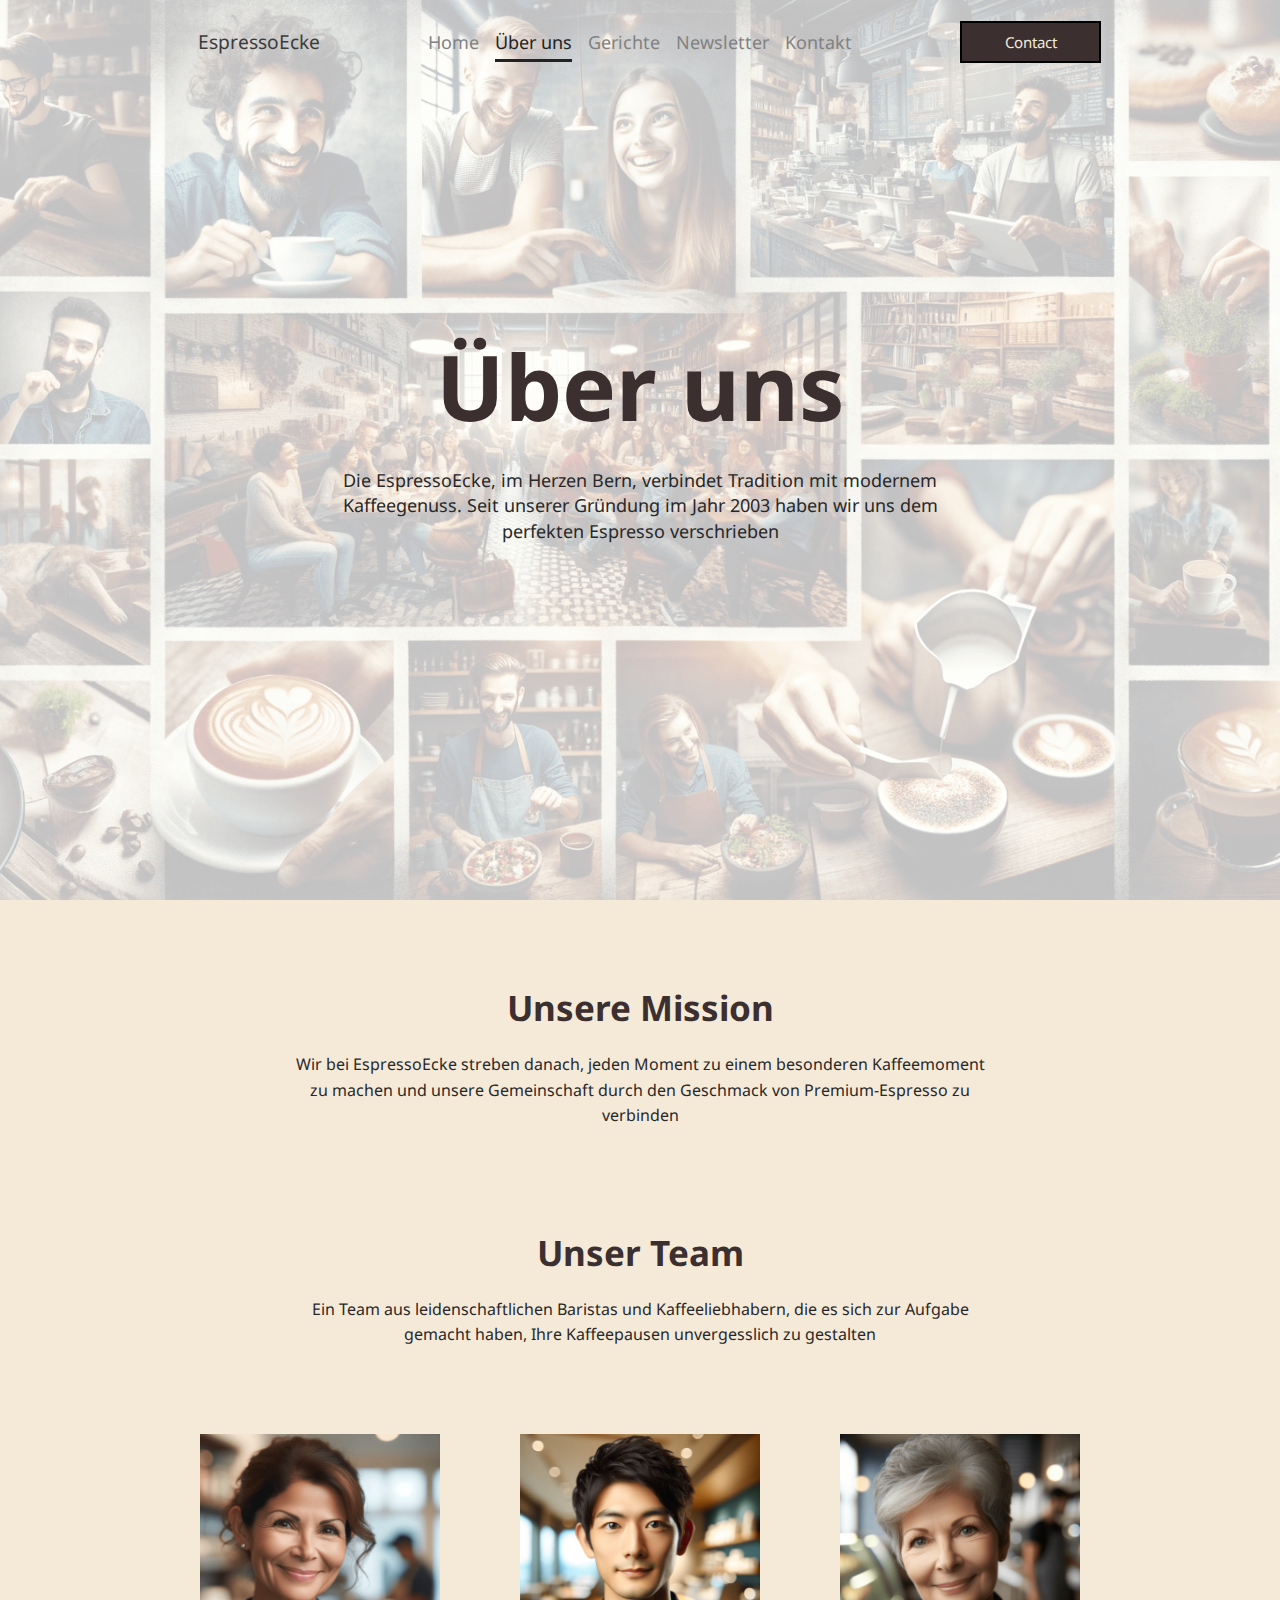
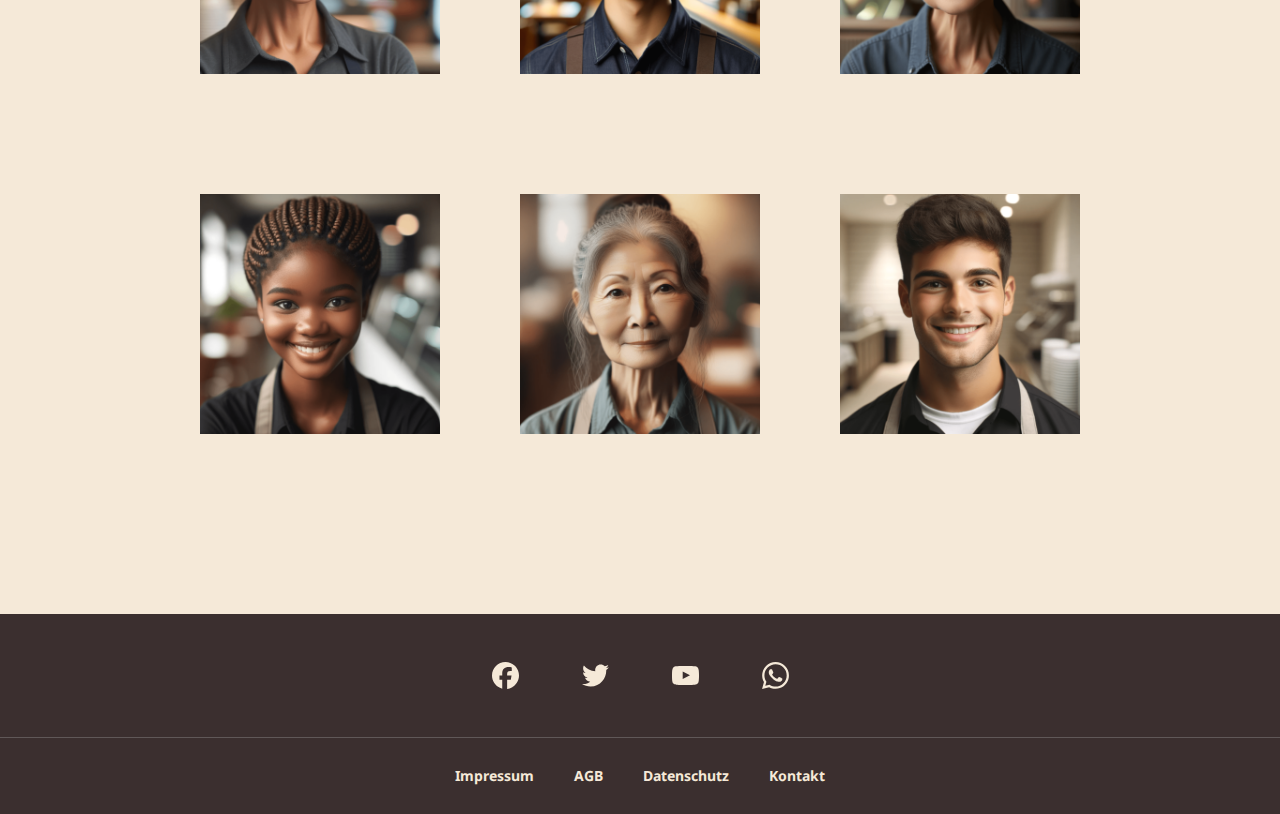
<file: pages/ueber-uns/ueber-uns.html>
<!DOCTYPE html>
<html lang="de">
<head>
    <meta charset="UTF-8"/>
    <meta http-equiv="X-UA-Compatible"/>
    <meta name="viewport" content="width=device-width, initial-scale=1.0"/>
    <title>EspressoEcke</title>
    <link rel="stylesheet" href="../../styles.css"/>
    <link rel="stylesheet" href="ueber-uns.css"/>
    <link rel="preconnect" href="https://fonts.googleapis.com"/>
    <link rel="preconnect" href="https://fonts.gstatic.com" crossorigin/>
    <link
            href="https://fonts.googleapis.com/css2?family=Noto+Sans:wght@600&display=swap"
            rel="stylesheet"
    />
</head>
<body>
<section class="header-section">
    <header>
        <a href="../../index.html">EspressoEcke</a>
        <a class="hamburger" onclick="openNav()">&#9776;</a>
    </header>

    <div id="myNav" class="overlay">
        <a href="javascript:void(0)" class="closebtn" onclick="closeNav()"
        >&times;</a
        >
        <div class="overlay-content">
            <a href="../../index.html">Home</a>
            <a
                    href="../../pages/ueber-uns/ueber-uns.html"
                    style="
              color: #232323;
              text-decoration: #232323 solid underline 3px;
              text-underline-offset: 10px;
            "
            >Über uns</a
            >
            <a href="../../pages/gerichte/gerichte.html">Gerichte</a>
            <a href="../../pages/newsletter/newsletter.html">Newsletter</a>
            <a href="../../pages/kontakt/kontakt.html">Kontakt</a>
        </div>
    </div>
    <button class="btn-kontakt" onclick="window.location.href='../../pages/kontakt/kontakt.html'">Contact</button>
</section>

<section class="main-content">
    <article class="landing-page">
        <div class="landingpage-main-text">
            <h1>Über uns</h1>
            <p>
                Die EspressoEcke, im Herzen Bern, verbindet Tradition mit modernem
                Kaffeegenuss. Seit unserer Gründung im Jahr 2003 haben wir uns dem
                perfekten Espresso verschrieben
            </p>
        </div>
    </article>
    <article class="mission">
        <h2>Unsere Mission</h2>
        <p>
            Wir bei EspressoEcke streben danach, jeden Moment zu einem besonderen
            Kaffeemoment zu machen und unsere Gemeinschaft durch den Geschmack von
            Premium-Espresso zu verbinden
        </p>
    </article>
    <article class="team">
        <div class="team-text">
            <h2>Unser Team</h2>
            <p>
                Ein Team aus leidenschaftlichen Baristas und Kaffeeliebhabern, die es
                sich zur Aufgabe gemacht haben, Ihre Kaffeepausen unvergesslich zu
                gestalten
            </p>
        </div>
        <div class="team-images">
            <div class="team-member-image team-member1"></div>
            <div class="team-member-image team-member2"></div>
            <div class="team-member-image team-member3"></div>
            <div class="team-member-image team-member4"></div>
            <div class="team-member-image team-member5"></div>
            <div class="team-member-image team-member6"></div>
        </div>
    </article>
</section>

<footer>
    <section class="socialmedia">
        <a
                href="https://facebook.com"
                target="_blank"
                class="facebook sm-icon"
        ></a>
        <a
                href="https://twitter.com"
                target="_blank"
                class="twitter sm-icon"
        ></a>
        <a
                href="https://youtube.com"
                target="_blank"
                class="youtube sm-icon"
        ></a>
        <a
                href="https://whatsapp.com"
                target="_blank"
                class="whatsapp sm-icon"
        ></a>
    </section>
    <section class="bottomfoot">
        <a  href="../../pages/impressum/impressum.html">Impressum</a>
        <a  class="modalBtn">AGB</a>
        <a  class="modalBtn">Datenschutz</a>
        <a  class="modalBtn">Kontakt</a>
    </section>
</footer>

<!-- Trigger/Open The Modal -->

<!-- The Modal -->
<div id="myModal" class="modal">

    <!-- Modal content -->
    <div class="modal-content">
        <span class="close">&times;</span>
        <p>Coming soon</p>
    </div>

</div>

<script>
    //Nav
    function openNav() {
        document.getElementById("myNav").style.left = "0";
    }

    function closeNav() {
        document.getElementById("myNav").style.left = "100%";
    }

    // Get the modal
    var modal = document.getElementById("myModal");

    // Get the button that opens the modal
    const btns = document.getElementsByClassName("modalBtn");

    // Get the <span> element that closes the modal
    var span = document.getElementsByClassName("close")[0];

    // When the user clicks the button, open the modal
    for (let i = 0; i < btns.length; i++) {
        btns[i].onclick = function() {
            modal.style.display = "block";
        }
    }

    // When the user clicks on <span> (x), close the modal
    span.onclick = function() {
        modal.style.display = "none";
    }

    // When the user clicks anywhere outside of the modal, close it
    window.onclick = function(event) {
        if (event.target === modal) {
            modal.style.display = "none";
        }
    }
</script>
</body>
</html>
</file>
<file: styles.css>
@import url("https://fonts.googleapis.com/css2?family=Noto+Sans:wght@600&display=swap");

header {
  background-color: rgba(0, 0, 0, 0);
  align-content: center;
  text-align: right;
  width: 100%;
  position: absolute;
  margin: 2vh 0;
  display: grid;
  grid-template-columns: 8fr 1fr;
  z-index: 10;
}

.header-section > .btn-kontakt {
  display: none;
}
.btn-kontakt:hover {
  filter: brightness(82%);
}

.main-content {
  padding-bottom: 100px;
}

.btn-kontakt {
  border: black solid 2px;
  height: 48px;
  background-color: #3b2f2f;
  color: #f5e9d8;
  font-family: "Noto Sans", sans-serif;
  font-size: 16px;
  border-radius: 16px;
  max-width: 400px;
  width: 100%;
  align-self: center;
}

@media (min-width: 1050px) {
  .header-section > .btn-kontakt {
    display: block !important;
  }
  .hamburger {
    display: none;
  }
  .overlay {
  }
  .overlay-content {
    display: flex;
    top: 0 !important;
    margin: 0 !important;
    justify-content: center;
  }
  .overlay-content > a {
    font-size: 18px !important;
    height: 100%;
  }
  #myNav {
    left: 0;
    background-color: rgba(0, 0, 0, 0);
    position: static;
    height: 100%;
    display: flex;
    justify-content: center;
    align-items: center;
  }
  .closebtn {
    display: none !important;
  }
  .header-section {
    display: grid;
    grid-template-columns: 1fr 2fr 1fr;
    position: absolute;
    width: 100%;
    padding: 20px 0;
  }
  header {
    margin: 0;
    position: static;
    background-color: rgba(0, 0, 0, 0);
    display: flex;
    justify-content: flex-end;
  }
  .landing-page .btn-kontakt {
    display: none;
  }
  .btn-kontakt {
    border-radius: 0 !important;
    box-sizing: content-box;
    position: relative;
    z-index: 1;
    width: 125px !important;
    height: 36px !important;
    font-size: 15px !important;
  }
  .landingpage-main-text {
    font-size: 34pt !important;
  }
  .landingpage-main-text > h1 > br:first-of-type {
    display: none;
  }

  .landing-page {
    padding: 0 300px !important;
  }
  .socialmedia {
    justify-content: center !important;
    gap: 60px;
  }
  .bottomfoot {
    justify-content: center !important;
    gap: 40px !important;
  }
}

html {
  overflow-x: hidden;
}

body {
  background-color: #f5e9d8;
  font-size: 16px;
}
header > a {
  text-align: left;
  margin-left: 10vw;
  font-size: 1.2em;
  color: #3c3c3c;
  align-self: center;
  text-decoration: none;
}

.hamburger {
  font-size: 32px;
  cursor: pointer;
  margin: 0 10vw;
  color: #c58d59;
  align-self: center;
}
.overlay {
  height: 100%;
  width: 100%;
  position: fixed;
  z-index: 100000;
  top: 0;
  left: 100%;
  background-color: rgb(211, 168, 122);
  overflow-x: hidden;
  transition: 0.5s;
}

.overlay-content {
  position: relative;
  top: 25%;
  width: 100%;
  text-align: center;
  margin-top: 30px;
}

.overlay a {
  padding: 8px;
  text-decoration: none;
  font-size: 36px;
  color: #818181;
  display: block;
  transition: 0.3s;
}

.overlay a:hover,
.overlay a:focus {
  color: #f1f1f1;
  filter: brightness(15%);
}

.overlay .closebtn {
  position: absolute;
  right: 10vw;
  font-size: 53px;
  padding: 0;
}

body {
  font-family: "Noto Sans", sans-serif;
  line-height: 1.6;
  margin: 0;
  padding: 0;
  min-height: 100vh;
  display: flex;
  flex-direction: column;
}

footer {
  background-color: #3b2f2f;
  height: 200px;
  display: flex;
  flex-direction: column;
  margin-top: auto;
}

.socialmedia {
  display: flex;
  padding: 0 30px;
  justify-content: space-evenly;
  flex-basis: auto;
  height: 130px;
  align-items: center;
  border-bottom: rgba(189, 189, 189, 0.29) 1px solid;
}

.sm-icon {
  height: 30px;
  width: 30px;
  background-size: 90% 90%;
  background-position: center;
  background-repeat: no-repeat;
}

.facebook {
  background-image: url("images/facebook-app-round-white-icon.svg");
}
.twitter {
  background-image: url("images/twitter-icon.svg");
}
.youtube {
  background-image: url("images/youtube-icon.svg");
}
.whatsapp {
  background-image: url("images/whatsapp-icon.svg");
}

.bottomfoot {
  height: 80px;
  display: flex;
  text-align: center;
  justify-content: space-evenly;
  place-items: center;
  font-weight: bolder;
  font-size: 14px;
  padding: 0 30px;

  gap: 10px;
}

.bottomfoot > a {
  justify-content: center;
  text-align: center;
  margin: 0;
  place-self: center;
  text-decoration: none;
  color: #f5e9d8;
}

.bottomfoot > a:hover {
  filter: brightness(85%);
}

.main-content h2 {
  text-align: center;
  font-size: 35px;
  margin: 0;
}

p {
  color: #282828;
}

h1,
h2 {
  color: #3b2f2f;
}

/* The Modal (background) */
.modal {
  display: none; /* Hidden by default */
  position: fixed; /* Stay in place */
  z-index: 1; /* Sit on top */
  padding-top: 100px; /* Location of the box */
  left: 0;
  top: 0;
  width: 100%; /* Full width */
  height: 100%; /* Full height */
  overflow: auto; /* Enable scroll if needed */
  background-color: rgb(0,0,0); /* Fallback color */
  background-color: rgba(0,0,0,0.4); /* Black w/ opacity */
}

/* Modal Content */
.modal-content {
  background-color: #fefefe;
  margin: auto;
  padding: 20px;
  border: 1px solid #888;
  width: 80%;
}

/* The Close Button */
.close {
  color: #aaaaaa;
  float: right;
  font-size: 28px;
  font-weight: bold;
}

.close:hover,
.close:focus {
  color: #000;
  text-decoration: none;
  cursor: pointer;
}
</file>
<file: index.css>
@import url("https://fonts.googleapis.com/css2?family=Noto+Sans:wght@600;700&display=swap");

.landing-page {
  text-align: center;
  display: flex;
  flex-direction: column;
  justify-content: space-evenly;
  padding: 100px 35px 0 35px;
  box-sizing: border-box;
  box-shadow: inset 0 0 0 1000px rgba(255, 255, 255, 0.75);
  background-size: cover;
  background-repeat: no-repeat;
  background-position: center;
}

.landingpage .landingpage-main-text,
.landingpage button {
  z-index: 1000;
  position: relative;
  pointer-events: auto;
}

.landingpage-main-text {
  line-height: 1.2;
  color: #232323;
  font-size: 25pt;
  display: flex;
  flex-direction: column;
  align-items: center;
}

.header-section > .btn-kontakt {
  display: none;
}

@media (max-width: 350px) {
  .landingpage-main-text {
    font-size: 23pt !important;
  }

  .landingpage-main-text > p {
    font-size: 15px !important;
  }

  .landing-page {
    padding: 50px 30px 0 30px;
  }

  .btn-ueberuns {
    height: 36px !important;
    font-size: 13px !important;
  }

  .btn-kontakt {
    height: 36px !important;
    font-size: 13px !important;
  }
}

@media (min-width: 1050px) {
  .header-section > .btn-kontakt {
    display: block;
  }

  .spezialitaten {
    flex-direction: row !important;
    padding: 0 5vw;
  }
  .sliderdots {
    padding-bottom: 40px !important;
  }
  .landing-page {
    justify-content: end;
  }
  .zahlen {
    flex-direction: row !important;
    justify-content: center;
    padding: 100px 0;
  }
  .overlay {
    transition: 0ms !important;
  }
  .spezialitaten {
    font-size: 19px !important;
  }
}

.landingpage-main-text > p {
  font-family: "Noto Sans", sans-serif;
  font-size: 18px;
  color: #282828;
  padding-bottom: 15px;
  max-width: 650px;
}

.btn-ueberuns {
  border: black solid 2px;
  height: 48px;
  background-color: #d3a87a;
  color: #3b2f2f;
  font-family: "Noto Sans", sans-serif;
  font-size: 16px;
  border-radius: 16px;
  max-width: 400px;
  width: 100%;
  align-self: center;
}

.btn-ueberuns:hover {
  filter: brightness(82%);
}

.btn-kontakt:hover {
  filter: brightness(82%);
}

.btn-kontakt {
  border: black solid 2px;
  height: 48px;
  background-color: #3b2f2f;
  color: #f5e9d8;
  font-family: "Noto Sans", sans-serif;
  font-size: 16px;
  border-radius: 16px;
  max-width: 400px;
  width: 100%;
  align-self: center;
}

/* Slideshow */
.landing-page {
  overflow: hidden;
  width: 100vw;
  height: 100vh;
  min-height: 550px;
  position: relative;
  /*z-index: -1;*/
}

.landingpage h1 {
  font-family: "Noto Sans", sans-serif !important;
}

/*Sldier Dots*/
.circle {
  width: 10px;
  height: 10px;
  border-radius: 50%;
  background-color: rgba(0, 0, 0, 0.37);
  border: rgba(59, 47, 47, 0) 2px solid;
}

.circle:hover {
  border: #3b2f2f 2px solid;
  transform: scale(110%);
}

.sliderdots {
  display: flex;
  justify-content: center;
  height: 50px;
  align-content: center;
  align-items: end;
  flex-grow: 0.5;
  gap: 15px;
  padding-bottom: 14px;
}

#slideshoww {
  transition: all 0.7s ease;
  opacity: 0;
}

.main-content {
  display: flex;
  flex-direction: column;
  gap: 60px;
}

.spezialitaten {
  display: flex;
  flex-direction: column;
  align-items: center;
  text-align: center;
  gap: 50px;
  font-size: 17px;
  color: #232323;
  padding: 0 10vw;
  justify-content: space-evenly;
}

.spezialitaten > div {
  max-width: 300px;
}

.spezialitaten img {
  object-fit: cover;
  object-position: center;
  width: 100%;
}

.zahlen {
  text-align: center;
  display: flex;
  flex-direction: column;
  gap: 50px;
  color: #232323;
}

.zahlen p {
  padding: 0;
  margin: 0;
  font-size: 22px;
}

.zahlen .zahl {
  font-size: 40px;
  font-weight: bolder;
}

.number-counter {
  font-size: 2em;
  text-align: center;
}

.count {
  font-weight: bold;
}
</file>
<file: pages/gerichte/gerichte.css>
@import url('https://fonts.googleapis.com/css2?family=Noto+Sans:wght@600;700&display=swap');

.main-content {
    display: flex;
    flex-direction: column;
    gap: 60px;
    text-align: center;
    align-items: center;
    padding-top: 110px;
}

.gerichte {
    padding: 0 18vw;
}

.landing-page {
    font-family: 'Noto Sans', sans-serif !important;
}

.landingpage-main-text > h1 {
    margin: 0;
    color: #d4a373;
}

.landingpage-main-text {
    line-height: 1.4;
    color: #3b2f2f;
    font-size: 23pt;
    display: flex;
    flex-direction: column;
    gap: 15px;
}

.landingpage-main-text > p {
    font-family: 'Noto Sans', sans-serif;
    font-size: 18px;
    color: #232323;
    padding-bottom: 15px;
}

@media (max-width: 355px) {
    .landingpage-main-text > p {
        font-size: 15px !important;
    }

    .landingpage-main-text {
        font-size: 21pt !important;
    }
    .gerichte h2 {
        font-size: 19pt !important;
    }
    .preise h2 {
        font-size: 19pt !important;
    }
}
@media (min-width: 1050px) {
    .gerichte {
        gap: 40px !important;
    }
    .gerichte > section {
        display: grid !important;
        grid-template-columns: 1fr 1fr 1fr !important;
        grid-template-rows: 1fr 1fr !important;
        gap: 80px;
        height: 420px;
        width: 100%;
        padding-bottom: 30px;
        max-width: none !important;
    }
    .gerichte > section > article {
        width: 100% !important;
        height: auto !important;
        background-repeat: no-repeat !important;
        background-color: rgba(255,255,255,0) !important;
        max-width: 250px !important;
        max-height: 250px !important;
    }
    .main-content {
        padding-top: 155px;
    }
}

.gerichte {
    display: flex;
    flex-direction: column;
    gap: 70px;
}

.gerichte img {
    width: 100%;
}

.gerichte h2 {
    font-size: 22pt;
    bottom: 0;    color: #3b2f2f;

    text-decoration: underline;
    text-decoration-color: #3b2f2f;
}

.preise h2 {
    font-size: 22pt;
    bottom: 0;    color: #3b2f2f;
}

.gerichte > section > article > p, .gerichte > section > article > h3{
    margin: 0;
}

.gerichte > section > article > p {
    padding-bottom: 35px;
}

.gerichte > section {
    display: flex;
    flex-direction: column;
    gap: 40px;
    max-width: 400px;
}

.gerichte > section > article {
    display: flex;
    flex-direction: column;
    gap: 15px;
}

/* General table styling */
table {
    width: 100%;
    border-collapse: collapse;
    margin: 20px 0;
    font-family: 'Arial', sans-serif;
    box-shadow: 0 2px 15px rgba(0, 0, 0, 0.1);
}

/* Header and cells styling */
th, td {
    padding: 10px;
    border: 1px solid #987553;
    text-align: left;
}

/* Header specific styling */
th {
    background-color: #d9bca0;
    color: #333;
    font-weight: bold;
}

/* Zebra striping for rows */
tr:nth-child(even) {
    background-color: #d9bca0;
}

/* Hover effect for rows */
tr:hover {
    background-color: #d9bca0;
}

/* Price specific styling */
th:first-child, td:first-child {
    background-color: #d4a373;
    color: #3B2F2F;
}
.preise {
    min-width: 260px;
    display: flex;
    flex-direction: column;
    gap: 25px;
}

/* Responsive adjustments */
@media (max-width: 722px) {
    table {
        border: 0;
    }

    table thead {
        display: none;
    }

    table tr {
        display: block;
        border-bottom: 2px solid #987553;
    }

    table td {
        display: block;
        text-align: right;
        font-size: 0.8em;
        border-bottom: 1px dotted #987553;
    }

    table td:last-child {
        border-bottom: 0;
    }

    table td:before {
        content: attr(data-title);
        float: left;
        font-weight: bold;
        text-transform: uppercase;
    }
}
</file>
<file: pages/impressum/impressum.css>
@import url('https://fonts.googleapis.com/css2?family=Noto+Sans:wght@600;700&display=swap');

.main-content {
    display: flex;
    flex-direction: column;
    gap: 60px;
    text-align: center;
    align-items: center;
    padding-top: 110px;
}

.gerichte {
    padding: 0 18vw;
}

.landing-page {
    font-family: 'Noto Sans', sans-serif !important;
}

.landingpage-main-text > h1 {
    margin: 0;
    color: #d4a373;
    padding-bottom: 30px;
}

.landingpage-main-text {
    line-height: 1.4;
    color: #3b2f2f;
    font-size: 23pt;
    display: flex;
    flex-direction: column;
}

.landingpage-main-text > p {
    font-family: 'Noto Sans', sans-serif;
    font-size: 18px;
    color: #232323;
    margin: 0;
}

@media (max-width: 355px) {
    .landingpage-main-text > p {
        font-size: 15px !important;
    }

    .landingpage-main-text {
        font-size: 21pt !important;
    }
    .gerichte h2 {
        font-size: 19pt !important;
    }
    .preise h2 {
        font-size: 19pt !important;
    }
}
@media (min-width: 1050px) {
    .gerichte {
        gap: 40px !important;
    }
    .gerichte > section {
        display: grid !important;
        grid-template-columns: 1fr 1fr 1fr !important;
        grid-template-rows: 1fr 1fr !important;
        gap: 80px;
        height: 420px;
        width: 100%;
        padding-bottom: 30px;
        max-width: none !important;
    }
    .gerichte > section > article {
        width: 100% !important;
        height: auto !important;
        background-repeat: no-repeat !important;
        background-color: rgba(255,255,255,0) !important;
        max-width: 250px !important;
        max-height: 250px !important;
    }
    .main-content {
        padding-top: 155px;
    }
}

.gerichte {
    display: flex;
    flex-direction: column;
    gap: 70px;
}

.gerichte img {
    width: 100%;
}

.gerichte h2 {
    font-size: 22pt;
    bottom: 0;    color: #3b2f2f;

    text-decoration: underline;
    text-decoration-color: #3b2f2f;
}

.preise h2 {
    font-size: 22pt;
    bottom: 0;    color: #3b2f2f;
}

.gerichte > section > article > p, .gerichte > section > article > h3{
    margin: 0;
}

.gerichte > section > article > p {
    padding-bottom: 35px;
}

.gerichte > section {
    display: flex;
    flex-direction: column;
    gap: 40px;
    max-width: 400px;
}

.gerichte > section > article {
    display: flex;
    flex-direction: column;
    gap: 15px;
}

/* General table styling */
table {
    width: 100%;
    border-collapse: collapse;
    margin: 20px 0;
    font-family: 'Arial', sans-serif;
    box-shadow: 0 2px 15px rgba(0, 0, 0, 0.1);
}

/* Header and cells styling */
th, td {
    padding: 10px;
    border: 1px solid #987553;
    text-align: left;
}

/* Header specific styling */
th {
    background-color: #d9bca0;
    color: #333;
    font-weight: bold;
}

/* Zebra striping for rows */
tr:nth-child(even) {
    background-color: #d9bca0;
}

/* Hover effect for rows */
tr:hover {
    background-color: #d9bca0;
}

/* Price specific styling */
th:first-child, td:first-child {
    background-color: #d4a373;
    color: #3B2F2F;
}
.preise {
    min-width: 260px;
    display: flex;
    flex-direction: column;
    gap: 25px;
}

/* Responsive adjustments */
@media (max-width: 722px) {
    table {
        border: 0;
    }

    table thead {
        display: none;
    }

    table tr {
        display: block;
        border-bottom: 2px solid #987553;
    }

    table td {
        display: block;
        text-align: right;
        font-size: 0.8em;
        border-bottom: 1px dotted #987553;
    }

    table td:last-child {
        border-bottom: 0;
    }

    table td:before {
        content: attr(data-title);
        float: left;
        font-weight: bold;
        text-transform: uppercase;
    }
}
</file>
<file: pages/kontakt/kontakt.css>
@import url('https://fonts.googleapis.com/css2?family=Noto+Sans:wght@600;700&display=swap');


@media (min-width: 1050px) {
    .main-content {
        display: flex !important;
        flex-direction: row-reverse !important;
        justify-content: center;
        padding: 150px 150px 240px 150px !important;
    }

    .form {
        padding: 0 !important;
        flex-grow: 1;
        max-width: 550px;
        justify-content: space-between;
    }

    .map {
        flex-grow: 1;
        max-width: 550px;
        height: 70vh !important;
        max-height: 515px;
        padding: 0 !important;
    }

    .form form {
        padding: 0 !important;
    }

    .form form {
        display: grid;
        grid-template-columns: 1fr 1fr;
    }
    form > .name-input-class {
        grid-column: 1/2;
    }
    .text-input-label {
        grid-column: 1/3;
    }
    form button {
        grid-column: 1/3;
        margin: 0 !important;
    }

}

.main-content {
    display: flex;
    flex-direction: column;
    gap: 50px;
}

.map {
    padding: 90px 40px 0 40px;
    height: 80vw;

}

.map-embed {
    border: 0;
    height: 100%;
    width: 100%;
    background-color: rgba(60, 60, 60, 0.44);
}

.form {
    display: flex;
    flex-direction: column;
    text-align: left;
    padding: 0 40px;
    vertical-align: center;
}

.form-text-part h1 {
    font-size: 28px;
}

.form-text-part {
    display: flex;
    flex-direction: column;
    gap: 30px;
}

i {
    height: 24px;
}

.icon {
    width: 30px;
    height: 30px;
    background-repeat: no-repeat;
    background-size: contain;
    display: inline-block;
    vertical-align: middle;
    padding: 0 6px;
}

.map-icon {
    background-image: url("../../images/map.svg");
}

.phone-icon {
    background-image: url("../../images/phone.svg");
}

.form {
    gap: 20px;
}

form {
    display: flex;
    flex-direction: column;
    width: 100%;
    gap: 12px;
    padding: 25px 0;
}

input, textarea {
    border: #3b2f2f 2px solid;
    color: rgb(60, 60, 60);
    font: 1em/1.25em 'Noto Sans', sans-serif;
    width: 100%;
    padding: 11px;
    box-sizing: border-box;
}

input::placeholder, textarea::placeholder {
    font-family: 'Noto Sans', sans-serif;
    color: #232323;
    opacity: 0.5;
    font-size: 16px;
}

.form textarea {
    resize: vertical;
    height: 110px;
}

form > button {
    border: black solid 2px;
    height: 48px;
    background-color: #3b2f2f;
    color: #F5E9D8;
    font-family: 'Noto Sans', sans-serif;
    font-size: 16px;
}

.form-text-part h1, .form p {
    margin: 0;
    border: black;
}

.form .mail-label {
    display: none;
}

.form button {
    margin-top: 18px;
}
</file>
<file: pages/newsletter/newsletter.css>
@import url('https://fonts.googleapis.com/css2?family=Noto+Sans:wght@600;700&display=swap');

.landing-page {
    text-align: center;
    display: flex;
    flex-direction: column;
    justify-content: space-evenly;
    padding: 100px 0 0 0;
    box-sizing: border-box;
    box-shadow: inset 0 0 0 1000px rgba(255, 255, 255, 0.75);
    overflow: hidden;
    width: 100vw;
    height: 80vh;
    min-height: 550px;
    position: relative;
    /*z-index: -1;*/

    background-size: cover;
    background-repeat: no-repeat;
    background-position: center;
    background-image: url("../../images/newsletter-dalle1.png");
}

.landingpage {
    font-family: 'Noto Sans', sans-serif !important;
}

.landingpage-main-text > h1 {
    margin: 0;
    color: #d4a373;
}

.landingpage-main-text {
    line-height: 1.4;
    color: #3b2f2f;
    font-size: 28pt;
    display: flex;
    flex-direction: column;
    align-items: center;
    gap: 15px;
}

.landingpage-main-text > p {
    font-family: 'Noto Sans', sans-serif;
    font-size: 18px;
    color: #232323;
    padding-bottom: 15px;
    max-width: 700px;
}

@media (max-width: 355px) {
    .landingpage-main-text > p {
        font-size: 15px!important;
    }

    .landingpage-main-text {
        font-size: 24pt!important;
    }

}
@media (min-width: 1050px) {
    .landing-page {
        background-image: url("/images/newsletter-wide-dalle.png");
        height: 100vh;
    }
    .newsletter {
        padding: 100px 0 !important;
    }
}

.main-content {
    display: flex;
    flex-direction: column;
    gap: 60px;
    text-align: center;
    align-items: center;
}

.main-content > article {
    padding: 0 35px;
}

.newsletter {
    display: flex;
    gap: 25px;
    flex-direction: column;
    align-items: center;
    width: 70%;
    max-width: 500px;
}

.newsletter h2 {
    font-size: 25px;
}

.newsletter-icon {
    background-image: url("../../images/newsletter-icon.svg");
    background-size: contain;
    background-position: center;
    background-repeat: no-repeat;
    height: 168px;
    width: 110px;
}

.newsletter button {
    height: 48px;
    width: 48px;
    background-image: url("../../images/newsletter-arrow.svg");
    background-repeat: no-repeat;
    background-color: #3b2f2f;
    background-size: 60%;
    background-position: center;
    background-position-x: 42%;
    background-position-y: 60%;
    border: #232323 solid 1px;
}

.newsletter-form {
    display: flex;
    width: 100%;
    gap: 10px;
}

.newsletter-form label {
    flex-grow: 1;
}

input {
    width: 100%;
    min-width: 20px;
    border: #3b2f2f 2px solid;
    color: rgb(60, 60, 60);
    font: 1em/1.25em 'Noto Sans', sans-serif;
    padding: 11px;
    box-sizing: border-box;
}

input::placeholder {
    font-family: 'Noto Sans', sans-serif;
    color: #232323;
    opacity: 0.5;
    font-size: 16px;
}
</file>
<file: pages/ueber-uns/ueber-uns.css>
@import url('https://fonts.googleapis.com/css2?family=Noto+Sans:wght@600;700&display=swap');

.landing-page {
    text-align: center;
    display: flex;
    flex-direction: column;
    justify-content: space-evenly;
    padding: 100px 35px 0 35px;
    box-sizing: border-box;
    box-shadow: inset 0 0 0 1000px rgba(255, 255, 255, 0.75);
    overflow: hidden;
    width: 100vw;
    height: 80vh;
    position: relative;
    min-height: 550px;

    background-size: cover;
    background-repeat: no-repeat;
    background-position: center;
    background-image: url("../../images/about-us-dalle3.png");
}

.landing-page {
    font-family: 'Noto Sans', sans-serif !important;
}

.landingpage-main-text > h1 {
    margin: 0;
}


@media (max-width: 355px) {
    .landingpage-main-text > p {
        font-size: 15px !important;
    }

    .landingpage-main-text {
        font-size: 24pt !important;
    }
}

@media (min-width: 1050px) {
    .landing-page {
        height: 100vh;
        background-image: url("/images/about-us-wide-dalle.png");
    }

    .mission {
        display: flex;
        flex-direction: column;
        align-items: center;
    }

    .mission > p {
        max-width: 700px !important;
    }

    .team-text {
        max-width: 700px !important;
    }
    .team {
        display: flex;
        flex-direction: column;
        align-items: center;
        padding: 0 200px !important;
        gap: 50px;
    }

    .team-images {
        display: grid !important;
        grid-template-columns: 1fr 1fr 1fr !important;
        grid-template-rows: 1fr 1fr !important;
        gap: 80px;
        height: 700px;
        width: 100%;
    }
    .team-member-image {
        width: 100% !important;
        height: auto !important;
        background-repeat: no-repeat !important;
        background-color: rgba(255,255,255,0) !important;
        max-width: 280px !important;
        max-height: 280px !important;
    }
    .main-content {
        gap: 80px !important;
    }

}

.landingpage-main-text {
    line-height: 1.4;
    color: #3b2f2f;
    font-size: 30pt;
    display: flex;
    flex-direction: column;
    align-items: center;
}

.landingpage-main-text > p {
    font-family: 'Noto Sans', sans-serif;
    font-size: 18px;
    color: #282828;
    padding-bottom: 15px;
    max-width: 700px;
}

.main-content {
    display: flex;
    flex-direction: column;
    gap: 60px;
    text-align: center;
}

.main-content > article {
    padding: 0 31px;
}

.team-images {
    display: grid;
    grid-template-columns: 1fr 1fr;
    row-gap: 20px;
    justify-items: center;
}

.team-member-image {
    background-color: #3b2f2f;
    width: 38vw;
    height: 38vw;
}

.team-member-image {
    background-position: center;
    background-size: contain;
}

.team-member1 {
    background-image: url("../../images/worker-dalle1.png");
}

.team-member2 {
    background-image: url("../../images/worker-dalle2.png");
}

.team-member3 {
    background-image: url("../../images/worker-dalle3.png");
}

.team-member4 {
    background-image: url("../../images/worker-dalle4.png");
}

.team-member5 {
    background-image: url("../../images/worker-dalle5.png");
}

.team-member6 {
    background-image: url("../../images/worker-dalle6.png");
}
</file>
